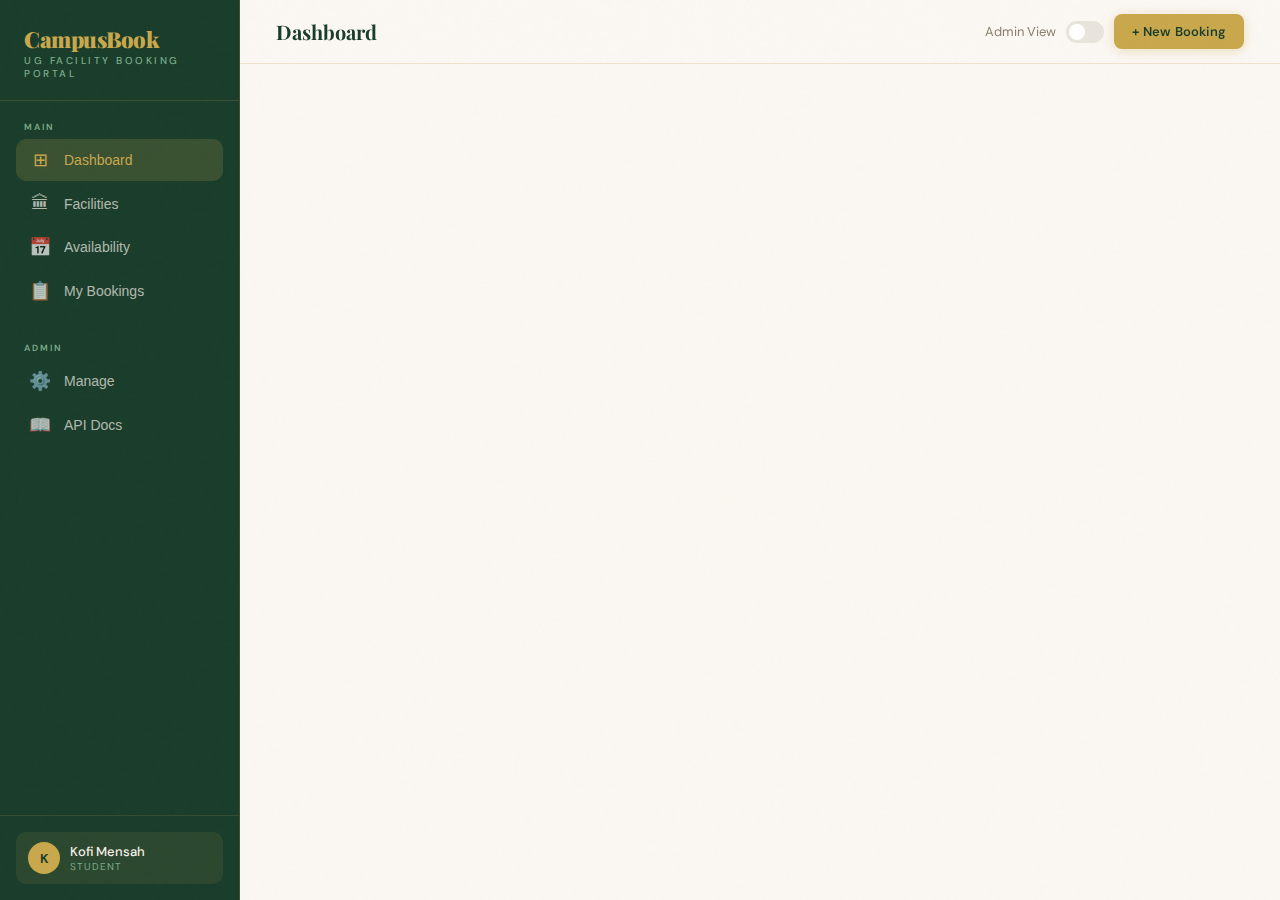
<file: frontend/index.html>
<!DOCTYPE html>
<html lang="en">
<head>
  <meta charset="UTF-8"/>
  <meta name="viewport" content="width=device-width, initial-scale=1.0"/>
  <title>CampusBook — University Facility Booking</title>

  <!-- Google Fonts -->
  <link href="https://fonts.googleapis.com/css2?family=Playfair+Display:wght@400;700;900&family=DM+Sans:wght@300;400;500;600&display=swap" rel="stylesheet"/>

  <!-- ── Stylesheets (order matters) ── -->
  <link rel="stylesheet" href="css/variables.css"/>
  <link rel="stylesheet" href="css/base.css"/>
  <link rel="stylesheet" href="css/layout.css"/>
  <link rel="stylesheet" href="css/components.css"/>
  <link rel="stylesheet" href="css/pages.css"/>
</head>
<body>

  <!-- ── SIDEBAR NAVIGATION ── -->
  <nav class="sidebar">
    <div class="sidebar-logo">
      <div class="logo-mark">CampusBook</div>
      <div class="logo-sub">UG Facility Booking Portal</div>
    </div>

    <div class="sidebar-section">
      <div class="sidebar-section-label">Main</div>
      <button class="nav-item active" onclick="showPage('dashboard', this)">
        <span class="nav-icon">⊞</span><span>Dashboard</span>
      </button>
      <button class="nav-item" onclick="showPage('facilities', this)">
        <span class="nav-icon">🏛</span><span>Facilities</span>
      </button>
      <button class="nav-item" onclick="showPage('availability', this)">
        <span class="nav-icon">📅</span><span>Availability</span>
      </button>
      <button class="nav-item" onclick="showPage('bookings', this)">
        <span class="nav-icon">📋</span><span>My Bookings</span>
      </button>
    </div>

    <div class="sidebar-section">
      <div class="sidebar-section-label">Admin</div>
      <button class="nav-item" onclick="showPage('admin', this)">
        <span class="nav-icon">⚙️</span><span>Manage</span>
      </button>
      <button class="nav-item" onclick="showPage('docs', this)">
        <span class="nav-icon">📖</span><span>API Docs</span>
      </button>
    </div>

    <div class="sidebar-bottom">
      <div class="user-chip">
        <div class="user-avatar" id="userAvatar">K</div>
        <div>
          <div class="user-name" id="userName">Kofi Mensah</div>
          <div class="user-role" id="userRoleLabel">Student</div>
        </div>
      </div>
    </div>
  </nav>

  <!-- ── MAIN CONTENT AREA ── -->
  <div class="main">

    <!-- Top Bar -->
    <div class="topbar">
      <div class="topbar-title" id="topbarTitle">Dashboard</div>
      <div class="topbar-actions">
        <div class="admin-toggle">
          <span>Admin View</span>
          <label class="toggle">
            <input type="checkbox" id="adminToggle" onchange="toggleAdminMode()">
            <span class="toggle-slider"></span>
          </label>
        </div>
        <button class="btn btn-gold" onclick="openBookingModal()">+ New Booking</button>
      </div>
    </div>

    <!-- ── PAGE: DASHBOARD ── -->
    <div class="page active" id="page-dashboard">
      <!-- Injected by pages/dashboard.js -->
    </div>

    <!-- ── PAGE: FACILITIES ── -->
    <div class="page" id="page-facilities">
      <!-- Injected by pages/facilities.js -->
    </div>

    <!-- ── PAGE: AVAILABILITY ── -->
    <div class="page" id="page-availability">
      <!-- Injected by pages/availability.js -->
    </div>

    <!-- ── PAGE: BOOKINGS ── -->
    <div class="page" id="page-bookings">
      <!-- Injected by pages/bookings.js -->
    </div>

    <!-- ── PAGE: ADMIN ── -->
    <div class="page" id="page-admin">
      <!-- Injected by pages/admin.js -->
    </div>

    <!-- ── PAGE: API DOCS ── -->
    <div class="page" id="page-docs">
      <!-- Injected by pages/docs.js -->
    </div>

  </div><!-- end .main -->

  <!-- ── MODALS ── -->

  <!-- Booking Modal -->
  <div class="modal-overlay" id="bookingModal">
    <div class="modal">
      <div class="modal-header">
        <button class="modal-close" onclick="closeModal('bookingModal')">✕</button>
        <div class="modal-title" id="bookingModalTitle">New Booking</div>
        <div class="modal-sub">Reserve a campus facility</div>
      </div>
      <div class="modal-body">
        <div class="form-row">
          <div class="form-group">
            <label class="form-label">Facility</label>
            <select id="formFacility" onchange="updateBookingSummary()">
              <option value="">Select a facility</option>
            </select>
          </div>
          <div class="form-group">
            <label class="form-label">Date</label>
            <input type="date" id="formDate" onchange="updateBookingSummary()"/>
          </div>
        </div>
        <div class="form-row">
          <div class="form-group">
            <label class="form-label">Start Time</label>
            <input type="time" id="formStart" value="09:00" onchange="updateBookingSummary()"/>
          </div>
          <div class="form-group">
            <label class="form-label">End Time</label>
            <input type="time" id="formEnd" value="09:30" onchange="updateBookingSummary()"/>
          </div>
        </div>
        <div class="form-row">
          <div class="form-group">
            <label class="form-label">Full Name</label>
            <input type="text" id="formName" placeholder="Your full name"/>
          </div>
          <div class="form-group">
            <label class="form-label">Email</label>
            <input type="email" id="formEmail" placeholder="your@email.com"/>
          </div>
        </div>
        <div class="form-group">
          <label class="form-label">Purpose / Notes</label>
          <textarea id="formNotes" placeholder="Describe the purpose of your booking…"></textarea>
        </div>
        <div class="summary-box" id="bookingSummary" style="display:none;">
          <div class="summary-box-title">Booking Summary</div>
          <div class="summary-row"><span class="summary-key">Facility</span><span class="summary-val" id="sumFacility">—</span></div>
          <div class="summary-row"><span class="summary-key">Date</span><span class="summary-val" id="sumDate">—</span></div>
          <div class="summary-row"><span class="summary-key">Time</span><span class="summary-val" id="sumTime">—</span></div>
        </div>
        <div id="formError" class="form-error" style="display:none;"></div>
      </div>
      <div class="modal-footer">
        <button class="btn btn-outline" onclick="closeModal('bookingModal')">Cancel</button>
        <button class="btn btn-gold" onclick="submitBooking()" id="submitBtn">Confirm Booking</button>
      </div>
    </div>
  </div>

  <!-- Add Facility Modal -->
  <div class="modal-overlay" id="facilityModal">
    <div class="modal">
      <div class="modal-header">
        <button class="modal-close" onclick="closeModal('facilityModal')">✕</button>
        <div class="modal-title">Add Facility</div>
        <div class="modal-sub">Register a new campus space</div>
      </div>
      <div class="modal-body">
        <div class="form-group">
          <label class="form-label">Facility Name</label>
          <input type="text" id="facName" placeholder="e.g. Engineering Lecture Hall A"/>
        </div>
        <div class="form-row">
          <div class="form-group">
            <label class="form-label">Location / Building</label>
            <input type="text" id="facLocation" placeholder="e.g. Block C, Level 2"/>
          </div>
          <div class="form-group">
            <label class="form-label">Capacity</label>
            <input type="text" id="facCapacity" placeholder="e.g. 120"/>
          </div>
        </div>
        <div class="form-group">
          <label class="form-label">Type</label>
          <select id="facType">
            <option>Lecture Hall</option>
            <option>Lab</option>
            <option>Study Room</option>
            <option>Conference</option>
            <option>Sports</option>
          </select>
        </div>
      </div>
      <div class="modal-footer">
        <button class="btn btn-outline" onclick="closeModal('facilityModal')">Cancel</button>
        <button class="btn btn-gold" onclick="submitFacility()">Add Facility</button>
      </div>
    </div>
  </div>

  <!-- Edit Booking Modal -->
  <div class="modal-overlay" id="editModal">
    <div class="modal">
      <div class="modal-header">
        <button class="modal-close" onclick="closeModal('editModal')">✕</button>
        <div class="modal-title">Edit Booking</div>
        <div class="modal-sub">Update booking details</div>
      </div>
      <div class="modal-body">
        <input type="hidden" id="editId"/>
        <div class="form-row">
          <div class="form-group">
            <label class="form-label">Date</label>
            <input type="date" id="editDate"/>
          </div>
          <div class="form-group">
            <label class="form-label">Status</label>
            <select id="editStatus">
              <option>Confirmed</option>
              <option>Pending</option>
              <option>Cancelled</option>
              <option>Completed</option>
            </select>
          </div>
        </div>
        <div class="form-row">
          <div class="form-group">
            <label class="form-label">Start Time</label>
            <input type="time" id="editStart"/>
          </div>
          <div class="form-group">
            <label class="form-label">End Time</label>
            <input type="time" id="editEnd"/>
          </div>
        </div>
      </div>
      <div class="modal-footer">
        <button class="btn btn-outline" onclick="closeModal('editModal')">Cancel</button>
        <button class="btn btn-gold" onclick="submitEdit()">Save Changes</button>
      </div>
    </div>
  </div>

  <!-- Toast Notification Container -->
  <div class="toast-container" id="toastContainer"></div>

  <!-- ── JavaScript (load order matters) ── -->
  <script src="js/config.js"></script>
  <script src="js/mockdata.js"></script>
  <script src="js/api.js"></script>
  <script src="js/state.js"></script>
  <script src="js/utils.js"></script>
  <script src="pages/dashboard.js"></script>
  <script src="pages/facilities.js"></script>
  <script src="pages/availability.js"></script>
  <script src="pages/bookings.js"></script>
  <script src="pages/admin.js"></script>
  <script src="pages/docs.js"></script>
  <script src="js/modals.js"></script>
  <script src="js/app.js"></script>

</body>
</html>
</file>
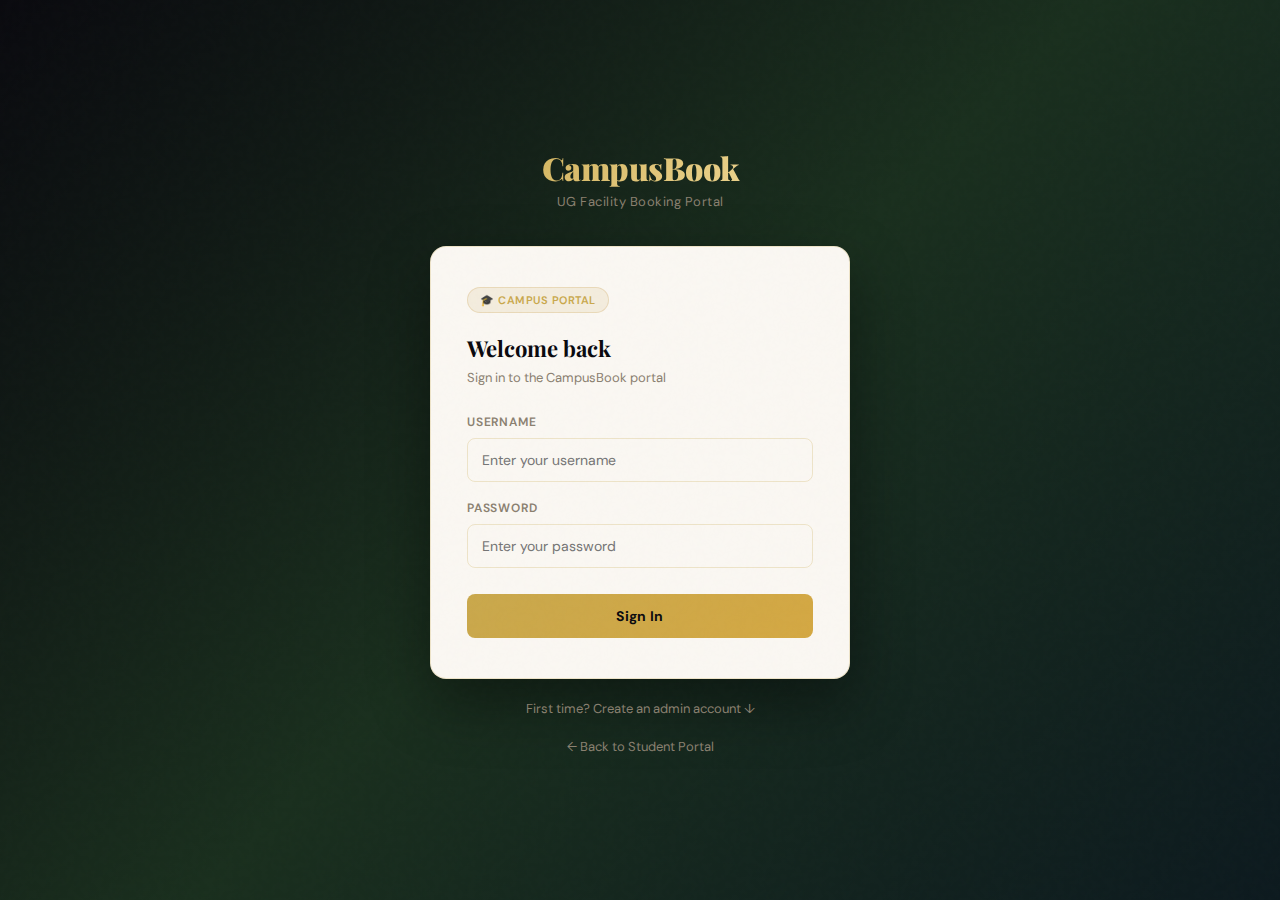
<file: frontend/admin.html>
<!DOCTYPE html>
<html lang="en">

<head>
  <meta charset="UTF-8" />
  <meta name="viewport" content="width=device-width, initial-scale=1.0" />
  <title>Admin Portal — CampusBook</title>
  <link
    href="https://fonts.googleapis.com/css2?family=Playfair+Display:wght@400;700;900&family=DM+Sans:wght@300;400;500;600&display=swap"
    rel="stylesheet" />
  <link rel="stylesheet" href="css/variables.css" />
  <link rel="stylesheet" href="css/base.css" />
  <link rel="stylesheet" href="css/layout.css" />
  <link rel="stylesheet" href="css/components.css" />
  <link rel="stylesheet" href="css/pages.css" />
</head>

<body>

  <!-- ── SIDEBAR NAVIGATION ── -->
  <nav class="sidebar">
    <div class="sidebar-logo">
      <div class="logo-mark">CampusBook</div>
      <div class="logo-sub">Admin Portal</div>
    </div>

    <div class="sidebar-section">
      <div class="sidebar-section-label">Management</div>
      <button class="nav-item active" onclick="showAdminPage('dashboard', this)">
        <span class="nav-icon">⊞</span><span>Dashboard</span>
      </button>
      <button class="nav-item" onclick="showAdminPage('facilities', this)">
        <span class="nav-icon">🏛</span><span>Facilities</span>
      </button>
      <button class="nav-item" onclick="showAdminPage('bookings', this)">
        <span class="nav-icon">📋</span><span>All Bookings</span>
      </button>
      <button class="nav-item" onclick="showAdminPage('register', this)">
        <span class="nav-icon">➕</span><span>Register User</span>
      </button>
    </div>

    <div class="sidebar-bottom">
      <div class="user-chip">
        <div class="user-avatar" id="adminAvatar">A</div>
        <div>
          <div class="user-name" id="adminName">Administrator</div>
          <div class="user-role">Admin</div>
        </div>
      </div>
      <button class="btn btn-outline btn-sm" style="width:100%;margin-top:10px;" onclick="adminLogout()">
        🚪 Sign Out
      </button>
    </div>
  </nav>

  <!-- Mobile sidebar overlay -->
  <div class="sidebar-overlay" id="adminSidebarOverlay" onclick="closeSidebar()"></div>

  <!-- ── MAIN CONTENT AREA ── -->
  <div class="main">

    <!-- Top Bar -->
    <div class="topbar">
      <button class="hamburger" onclick="toggleSidebar()" aria-label="Open menu">
        <span></span><span></span><span></span>
      </button>
      <div class="topbar-title" id="adminTopbarTitle">Dashboard</div>
      <div class="topbar-actions">
        <span
          style="font-size:12px;color:var(--mid);padding:6px 12px;background:rgba(198,160,78,.1);border:1px solid rgba(198,160,78,.2);border-radius:20px;">
          🔐 Admin Session
        </span>
      </div>
    </div>

    <!-- ── PAGE: DASHBOARD ── -->
    <div class="page active" id="admin-page-dashboard"></div>

    <!-- ── PAGE: FACILITIES ── -->
    <div class="page" id="admin-page-facilities"></div>

    <!-- ── PAGE: BOOKINGS ── -->
    <div class="page" id="admin-page-bookings"></div>

    <!-- ── PAGE: REGISTER ── -->
    <div class="page" id="admin-page-register"></div>

  </div><!-- end .main -->

  <!-- ── MODALS ── -->

  <!-- Add Facility Modal -->
  <div class="modal-overlay" id="adminFacilityModal">
    <div class="modal">
      <div class="modal-header">
        <button class="modal-close" onclick="closeAdminModal('adminFacilityModal')">✕</button>
        <div class="modal-title" id="facilityModalTitle">Add Facility</div>
        <div class="modal-sub">Register a new campus space</div>
      </div>
      <div class="modal-body">
        <input type="hidden" id="editFacilityId" />
        <div class="form-group">
          <label class="form-label">Facility Name</label>
          <input type="text" id="facName" placeholder="e.g. Engineering Lecture Hall A" />
        </div>
        <div class="form-row">
          <div class="form-group">
            <label class="form-label">Location / Building</label>
            <input type="text" id="facLocation" placeholder="e.g. Block C, Level 2" />
          </div>
          <div class="form-group">
            <label class="form-label">Capacity</label>
            <input type="number" id="facCapacity" placeholder="e.g. 120" min="1" />
          </div>
        </div>
        <div class="form-group">
          <label class="form-label">Type</label>
          <select id="facType">
            <option>Lecture Hall</option>
            <option>Lab</option>
            <option>Study Room</option>
            <option>Conference</option>
            <option>Sports</option>
          </select>
        </div>
        <div id="facError" class="form-error" style="display:none;"></div>
      </div>
      <div class="modal-footer">
        <button class="btn btn-outline" onclick="closeAdminModal('adminFacilityModal')">Cancel</button>
        <button class="btn btn-gold" onclick="submitAdminFacility()" id="facSubmitBtn">Add Facility</button>
      </div>
    </div>
  </div>

  <!-- Edit Booking Modal -->
  <div class="modal-overlay" id="adminEditModal">
    <div class="modal">
      <div class="modal-header">
        <button class="modal-close" onclick="closeAdminModal('adminEditModal')">✕</button>
        <div class="modal-title">Edit Booking</div>
        <div class="modal-sub">Update booking details</div>
      </div>
      <div class="modal-body">
        <input type="hidden" id="adminEditId" />
        <div class="form-group">
          <label class="form-label">Student ID</label>
          <input type="text" id="adminEditStudentId" placeholder="e.g. 10932401" />
        </div>
        <div class="form-row">
          <div class="form-group">
            <label class="form-label">Date</label>
            <input type="date" id="adminEditDate" />
          </div>
          <div class="form-group">
            <label class="form-label">Status</label>
            <select id="adminEditStatus">
              <option>CONFIRMED</option>
              <option>PENDING</option>
              <option>CANCELLED</option>
              <option>COMPLETED</option>
            </select>
          </div>
        </div>
        <div class="form-row">
          <div class="form-group">
            <label class="form-label">Start Time</label>
            <input type="time" id="adminEditStart" onchange="adminAutoSetEndTime()" />
          </div>
          <div class="form-group">
            <label class="form-label">End Time (Auto 30 min)</label>
            <input type="time" id="adminEditEnd" readonly
              style="background-color: var(--smoke); cursor: not-allowed; color: var(--mid);" />
          </div>
        </div>
        <div id="adminEditError" class="form-error" style="display:none; margin-top:12px;"></div>
      </div>
      <div class="modal-footer">
        <button class="btn btn-outline" onclick="closeAdminModal('adminEditModal')">Cancel</button>
        <button class="btn btn-gold" onclick="submitAdminEdit()">Save Changes</button>
      </div>
    </div>
  </div>

  <!-- Confirm Delete Modal -->
  <div class="modal-overlay" id="adminConfirmModal">
    <div class="modal" style="width:400px;text-align:center;padding:24px;">
      <div style="font-size:48px;margin-bottom:16px;">⚠️</div>
      <div class="modal-title" id="confirmModalTitle" style="font-size: 20px;">Are you sure?</div>
      <div class="modal-sub" id="confirmModalMessage" style="margin-bottom:28px; line-height: 1.5; font-size: 14px;">
        This action cannot be undone.</div>
      <div style="display:flex;gap:12px;justify-content:center;">
        <button class="btn btn-outline" onclick="closeAdminModal('adminConfirmModal')"
          style="flex:1; justify-content: center;">Cancel</button>
        <button class="btn btn-danger" id="confirmModalBtn" style="flex:1; justify-content: center;">Confirm</button>
      </div>
    </div>
  </div>

  <!-- Toast Container -->
  <div class="toast-container" id="toastContainer"></div>

  <!-- ── JavaScript ── -->
  <script src="js/config.js"></script>
  <script src="js/admin-auth.js"></script>
  <script src="js/utils.js"></script>
  <script>

    // ══ Shared state ══════════════════════════════════════
    let adminFacilities = [];
    let adminBookings = [];

    // ══ Auth guard ════════════════════════════════════════
    const _token = checkAdminAuth();
    if (_token) {
      const u = getAdminUser();
      if (u.username) {
        document.getElementById('adminName').textContent = u.name || u.username;
        document.getElementById('adminAvatar').textContent = (u.name || u.username).charAt(0).toUpperCase();
      }
    }

    // ══ Modal helpers ═════════════════════════════════════
    function closeAdminModal(id) {
      document.getElementById(id).classList.remove('open');
    }
    window.addEventListener('click', e => {
      if (e.target.classList.contains('modal-overlay')) e.target.classList.remove('open');
    });

    let pendingConfirmCallback = null;
    function showAdminConfirm(title, message, btnText, callback) {
      document.getElementById('confirmModalTitle').textContent = title;
      document.getElementById('confirmModalMessage').textContent = message;
      const btn = document.getElementById('confirmModalBtn');
      btn.textContent = btnText;
      pendingConfirmCallback = callback;
      btn.onclick = () => {
        closeAdminModal('adminConfirmModal');
        if (pendingConfirmCallback) pendingConfirmCallback();
        pendingConfirmCallback = null;
      };
      document.getElementById('adminConfirmModal').classList.add('open');
    }

    // ══ Navigation ════════════════════════════════════════
    const PAGE_TITLES_ADMIN = {
      dashboard: 'Dashboard',
      facilities: 'Facility Management',
      bookings: 'All Bookings',
      register: 'Register User',
    };

    function showAdminPage(id, btn) {
      document.querySelectorAll('.page').forEach(p => p.classList.remove('active'));
      document.querySelectorAll('.nav-item').forEach(n => n.classList.remove('active'));
      const page = document.getElementById('admin-page-' + id);
      if (page) page.classList.add('active');
      // btn may be null when called programmatically — find the right nav-item if so
      const activeBtn = btn || document.querySelector(`.nav-item[onclick*="'${id}'"]`);
      if (activeBtn) activeBtn.classList.add('active');
      document.getElementById('adminTopbarTitle').textContent = PAGE_TITLES_ADMIN[id] || id;
      // Close mobile drawer after navigation
      closeSidebar();
    }

    // ══ Mobile Sidebar drawer ══════════════════════════════
    function toggleSidebar() { document.body.classList.toggle('sidebar-open'); }
    function closeSidebar() { document.body.classList.remove('sidebar-open'); }

    // ══ Toast ═════════════════════════════════════════════
    function toast(msg, type = 'success') {
      const c = document.getElementById('toastContainer');
      const el = document.createElement('div');
      el.className = `toast toast-${type}`;
      el.textContent = msg;
      c.appendChild(el);
      setTimeout(() => el.classList.add('show'), 10);
      setTimeout(() => { el.classList.remove('show'); setTimeout(() => el.remove(), 400); }, 3200);
    }

    // ══ Dashboard ═════════════════════════════════════════
    function buildDashboard() {
      const total = adminBookings.length;
      const confirmed = adminBookings.filter(b => b.status === 'CONFIRMED').length;
      const cancelled = adminBookings.filter(b => b.status === 'CANCELLED').length;
      const facilities = adminFacilities.length;

      document.getElementById('admin-page-dashboard').innerHTML = `
        <div class="section-header">
          <div>
            <div class="section-title">Admin Dashboard</div>
            <div class="section-sub">Overview of the booking system</div>
          </div>
        </div>

        <div class="stats-grid" style="display:grid;grid-template-columns:repeat(auto-fit,minmax(180px,1fr));gap:16px;margin-bottom:24px;">
          ${statCard('Total Bookings', total, '📋', 'var(--gold)')}
          ${statCard('Confirmed', confirmed, '✅', 'var(--forest)')}
          ${statCard('Cancelled', cancelled, '❌', 'var(--crimson)')}
          ${statCard('Facilities', facilities, '🏛', 'var(--sage)')}
        </div>

        <div class="grid-2">
          <div class="card">
            <div class="card-header">
              <div class="card-header-title">Booking Status Breakdown</div>
              <button class="btn btn-outline btn-sm" onclick="refreshAdminData()">↺ Refresh</button>
            </div>
            <div class="card-body" id="dashStatusBars"></div>
          </div>
          <div class="card">
            <div class="card-header">
              <div class="card-header-title">Facility Utilisation</div>
            </div>
            <div class="card-body" id="dashUtilBars"></div>
          </div>
        </div>
      `;
      renderDashboardBars();
    }

    function statCard(label, value, icon, color) {
      return `
        <div class="card" style="padding:20px;">
          <div style="display:flex;align-items:center;gap:12px;">
            <div style="font-size:24px;">${icon}</div>
            <div>
              <div style="font-size:26px;font-weight:700;color:${color};">${value}</div>
              <div style="font-size:12px;color:var(--mid);margin-top:2px;">${label}</div>
            </div>
          </div>
        </div>`;
    }

    function renderDashboardBars() {
      const statusEl = document.getElementById('dashStatusBars');
      const utilEl = document.getElementById('dashUtilBars');
      if (!statusEl || !utilEl) return;

      const counts = { CONFIRMED: 0, PENDING: 0, CANCELLED: 0, COMPLETED: 0 };
      adminBookings.forEach(b => { if (counts[b.status] !== undefined) counts[b.status]++; });
      const total = adminBookings.length || 1;
      const barColors = { CONFIRMED: 'var(--forest)', PENDING: 'var(--gold)', CANCELLED: 'var(--crimson)', COMPLETED: 'var(--sage)' };

      statusEl.innerHTML = Object.entries(counts).map(([s, c]) => `
        <div style="margin-bottom:14px;">
          <div style="display:flex;justify-content:space-between;font-size:13px;margin-bottom:5px;">
            <span style="font-weight:600">${s}</span><span style="color:var(--mid)">${c}</span>
          </div>
          <div style="height:6px;background:var(--smoke);border-radius:4px;overflow:hidden;">
            <div style="height:100%;border-radius:4px;background:${barColors[s]};width:${Math.round((c / total) * 100)}%;transition:width .5s;"></div>
          </div>
        </div>`).join('');

      const util = adminFacilities.map(f => ({
        name: f.name.split(' ').slice(0, 3).join(' '),
        pct: Math.min(100, adminBookings.filter(b => (b.facility?.id || b.facilityId) == f.id && b.status === 'CONFIRMED').length * 12),
      })).sort((a, b) => b.pct - a.pct).slice(0, 5);

      utilEl.innerHTML = util.map(u => `
        <div style="margin-bottom:12px;">
          <div style="display:flex;justify-content:space-between;font-size:12px;margin-bottom:4px;">
            <span>${u.name}</span><span style="color:var(--mid)">${u.pct}%</span>
          </div>
          <div style="height:5px;background:var(--smoke);border-radius:3px;overflow:hidden;">
            <div style="height:100%;border-radius:3px;background:linear-gradient(90deg,var(--forest),var(--sage));width:${u.pct}%;transition:width .5s;"></div>
          </div>
        </div>`).join('') || '<p style="color:var(--mid);font-size:13px;">No data yet</p>';
    }

    // ══ Facilities Page ═══════════════════════════════════
    function buildFacilitiesPage() {
      document.getElementById('admin-page-facilities').innerHTML = `
        <div class="section-header">
          <div>
            <div class="section-title">Facility Management</div>
            <div class="section-sub">Add, edit, or remove campus facilities</div>
          </div>
          <button class="btn btn-gold" onclick="openAddFacilityModal()">+ Add Facility</button>
        </div>
        <div class="card">
          <div class="card-header">
            <div class="card-header-title">All Facilities (${adminFacilities.length})</div>
            <button class="btn btn-outline btn-sm" onclick="refreshAdminData()">↺ Refresh</button>
          </div>
          <div class="table-wrap">
            <table>
              <thead>
                <tr>
                  <th>#</th>
                  <th>Name</th>
                  <th>Type</th>
                  <th>Location</th>
                  <th>Capacity</th>
                  <th>Bookings</th>
                  <th>Actions</th>
                </tr>
              </thead>
              <tbody id="adminFacilitiesTable"></tbody>
            </table>
          </div>
        </div>`;
      renderFacilitiesTable();
    }

    function renderFacilitiesTable() {
      const tbody = document.getElementById('adminFacilitiesTable');
      if (!tbody) return;
      if (!adminFacilities.length) {
        tbody.innerHTML = `<tr><td colspan="7" style="text-align:center;padding:40px;color:var(--mid);">No facilities yet. Click "Add Facility" to get started.</td></tr>`;
        return;
      }
      tbody.innerHTML = adminFacilities.map(f => {
        const bookCount = adminBookings.filter(b => (b.facility?.id || b.facilityId) == f.id).length;
        const typeEmoji = {
          'Lecture Hall': '🏛', 'Lab': '🔬', 'Study Room': '📚',
          'Conference': '🤝', 'Sports': '⚽'
        }[f.type] || '🏢';
        return `
          <tr>
            <td style="color:var(--mid);font-size:12px;">#${f.id}</td>
            <td><strong>${f.name}</strong></td>
            <td><span class="badge" style="background:rgba(198,160,78,.15);color:var(--gold);border:none;">${typeEmoji} ${f.type || '—'}</span></td>
            <td style="color:var(--mid);">📍 ${f.location}</td>
            <td>👥 ${f.capacity}</td>
            <td><span style="font-weight:600;">${bookCount}</span></td>
            <td>
              <div style="display:flex;gap:6px;">
                <button class="btn btn-outline btn-sm" onclick="openEditFacilityModal(${f.id})">Edit</button>
                <button class="btn btn-danger btn-sm" onclick="adminDeleteFacility(${f.id})">Delete</button>
              </div>
            </td>
          </tr>`;
      }).join('');
    }

    function openAddFacilityModal() {
      document.getElementById('facilityModalTitle').textContent = 'Add Facility';
      document.getElementById('facSubmitBtn').textContent = 'Add Facility';
      document.getElementById('editFacilityId').value = '';
      ['facName', 'facLocation', 'facCapacity'].forEach(id => document.getElementById(id).value = '');
      document.getElementById('facType').value = 'Lecture Hall';
      document.getElementById('facError').style.display = 'none';
      document.getElementById('adminFacilityModal').classList.add('open');
    }

    function openEditFacilityModal(id) {
      const f = adminFacilities.find(x => x.id == id);
      if (!f) return;
      document.getElementById('facilityModalTitle').textContent = 'Edit Facility';
      document.getElementById('facSubmitBtn').textContent = 'Save Changes';
      document.getElementById('editFacilityId').value = f.id;
      document.getElementById('facName').value = f.name;
      document.getElementById('facLocation').value = f.location;
      document.getElementById('facCapacity').value = f.capacity;
      document.getElementById('facType').value = f.type || 'Lecture Hall';
      document.getElementById('facError').style.display = 'none';
      document.getElementById('adminFacilityModal').classList.add('open');
    }

    async function submitAdminFacility() {
      const editId = document.getElementById('editFacilityId').value;
      const name = document.getElementById('facName').value.trim();
      const location = document.getElementById('facLocation').value.trim();
      const capacity = document.getElementById('facCapacity').value.trim();
      const type = document.getElementById('facType').value;
      const errEl = document.getElementById('facError');
      const btn = document.getElementById('facSubmitBtn');

      if (!name || !location || !capacity) {
        errEl.textContent = 'Please fill in all required fields.';
        errEl.style.display = '';
        return;
      }

      btn.disabled = true;
      btn.textContent = 'Saving…';

      const payload = { name, location, capacity: parseInt(capacity), type };
      let result;

      if (editId) {
        result = await adminPut(`/api/facilities/${editId}`, payload);
        if (result) {
          const idx = adminFacilities.findIndex(f => f.id == editId);
          if (idx > -1) adminFacilities[idx] = result;
          toast(`Facility "${name}" updated`, 'success');
        }
      } else {
        result = await adminPost('/api/facilities', payload);
        if (result) {
          adminFacilities.push(result);
          toast(`Facility "${name}" added`, 'success');
        }
      }

      btn.disabled = false;
      btn.textContent = editId ? 'Save Changes' : 'Add Facility';

      if (result) {
        closeAdminModal('adminFacilityModal');
        buildFacilitiesPage();
        buildDashboard();
      } else {
        errEl.textContent = 'Failed to save facility. Check the server.';
        errEl.style.display = '';
      }
    }

    function adminDeleteFacility(id) {
      const f = adminFacilities.find(x => x.id == id);
      showAdminConfirm(
        'Delete Facility',
        `Delete "${f?.name || 'this facility'}"? All associated bookings will also be removed.`,
        'Delete',
        async () => {
          const ok = await adminDelete(`/api/facilities/${id}`);
          if (ok !== null) {
            adminFacilities = adminFacilities.filter(x => x.id != id);
            adminBookings = adminBookings.filter(b => (b.facility?.id || b.facilityId) != id);
            toast('Facility deleted', 'error');
            buildFacilitiesPage();
            buildDashboard();
          } else {
            toast('Failed to delete facility', 'error');
          }
        }
      );
    }

    // ══ Bookings Page ═════════════════════════════════════
    function buildBookingsPage() {
      document.getElementById('admin-page-bookings').innerHTML = `
        <div class="section-header">
          <div>
            <div class="section-title">All Bookings</div>
            <div class="section-sub">View and manage every booking</div>
          </div>
          <button class="btn btn-outline btn-sm" onclick="refreshAdminData()">↺ Refresh</button>
        </div>
        <div class="search-bar" style="margin-bottom:16px;">
          <div class="search-input-wrap" style="flex:1">
            <span class="search-icon">🔍</span>
            <input type="text" id="adminBookingSearch" placeholder="Search by facility or student ID…" oninput="renderAdminBookingsTable()"/>
          </div>
          <select id="adminStatusFilter" onchange="renderAdminBookingsTable()" style="width:160px;">
            <option value="">All Statuses</option>
            <option>CONFIRMED</option>
            <option>PENDING</option>
            <option>CANCELLED</option>
            <option>COMPLETED</option>
          </select>
        </div>
        <div class="card">
          <div class="table-wrap">
            <table>
              <thead>
                <tr>
                  <th>Facility</th>
                  <th>Student ID</th>
                  <th>Date</th>
                  <th>Time</th>
                  <th>Status</th>
                  <th>Actions</th>
                </tr>
              </thead>
              <tbody id="adminBookingsBody"></tbody>
            </table>
          </div>
        </div>`;
      renderAdminBookingsTable();
    }

    function getFacilityName(id) {
      return adminFacilities.find(f => f.id == id)?.name || `Facility #${id}`;
    }

    function renderAdminBookingsTable() {
      const tbody = document.getElementById('adminBookingsBody');
      if (!tbody) return;
      const q = (document.getElementById('adminBookingSearch')?.value || '').toLowerCase();
      const status = document.getElementById('adminStatusFilter')?.value || '';

      let list = adminBookings.filter(b => {
        const facName = (b.facility?.name || getFacilityName(b.facility?.id || b.facilityId)).toLowerCase();
        const sid = (b.studentId || '').toLowerCase();
        const matchQ = !q || facName.includes(q) || sid.includes(q);
        const matchS = !status || b.status === status;
        return matchQ && matchS;
      });

      if (!list.length) {
        tbody.innerHTML = `<tr><td colspan="6" style="text-align:center;padding:40px;color:var(--mid);">No bookings found</td></tr>`;
        return;
      }

      tbody.innerHTML = list.map(b => {
        const facName = b.facility?.name || getFacilityName(b.facility?.id || b.facilityId);
        const badgeCls = `badge-${(b.status || 'confirmed').toLowerCase()}`;
        const st = b.startTime || b.start_time || '';
        const et = b.endTime || b.end_time || '';
        return `
          <tr>
            <td><strong>${facName}</strong></td>
            <td><code style="background:var(--smoke);padding:2px 6px;border-radius:4px;font-size:12px;">${b.studentId || '—'}</code></td>
            <td>${b.date || '—'}</td>
            <td>${st} – ${et}</td>
            <td><span class="badge ${badgeCls}">${b.status}</span></td>
            <td>
              <div style="display:flex;gap:6px;">
                <button class="btn btn-outline btn-sm" onclick="openAdminEditModal(${b.id})">Edit</button>
                <button class="btn btn-danger btn-sm" onclick="adminCancelBooking(${b.id})">Cancel</button>
              </div>
            </td>
          </tr>`;
      }).join('');
    }

    function openAdminEditModal(id) {
      const errEl = document.getElementById('adminEditError');
      if (errEl) errEl.style.display = 'none';

      const b = adminBookings.find(x => x.id == id);
      if (!b) return;
      document.getElementById('adminEditId').value = id;
      document.getElementById('adminEditStudentId').value = b.studentId || '';
      document.getElementById('adminEditDate').value = b.date || '';
      document.getElementById('adminEditStart').value = b.startTime || b.start_time || '';
      document.getElementById('adminEditEnd').value = b.endTime || b.end_time || '';
      document.getElementById('adminEditStatus').value = b.status || 'CONFIRMED';
      document.getElementById('adminEditModal').classList.add('open');
    }

    function adminAutoSetEndTime() {
      const startInput = document.getElementById('adminEditStart');
      const endInput = document.getElementById('adminEditEnd');
      if (!startInput.value) return;

      const [h, m] = startInput.value.split(':').map(Number);
      const d = new Date();
      d.setHours(h, m + 30, 0);
      const eh = String(d.getHours()).padStart(2, '0');
      const em = String(d.getMinutes()).padStart(2, '0');
      endInput.value = `${eh}:${em}`;
    }

    async function submitAdminEdit() {
      const id = parseInt(document.getElementById('adminEditId').value);
      const studentId = document.getElementById('adminEditStudentId').value.trim();
      const date = document.getElementById('adminEditDate').value;
      const start = document.getElementById('adminEditStart').value;
      const end = document.getElementById('adminEditEnd').value;
      const status = document.getElementById('adminEditStatus').value;

      const b = adminBookings.find(x => x.id == id);
      if (!b) return;

      const errEl = document.getElementById('adminEditError');
      errEl.style.display = 'none';

      if (!date || !start || !end) {
        errEl.textContent = 'Please fill out all date/time fields.';
        errEl.style.display = '';
        return;
      }

      // ── Past-time validation ──
      // Note: Only enforce strict past-time check if status is PENDING or CONFIRMED
      // (Admins might be editing a COMPLETED or CANCELLED booking in the past)
      if (status === 'PENDING' || status === 'CONFIRMED') {
        const todayStr = new Date().toISOString().split('T')[0];
        const nowMinutes = new Date().getHours() * 60 + new Date().getMinutes();
        const [sh, sm] = start.split(':').map(Number);
        const startMins = sh * 60 + sm;

        if (date < todayStr) {
          errEl.textContent = 'Cannot set active bookings to a past date.';
          errEl.style.display = '';
          return;
        }
        if (date === todayStr && startMins <= nowMinutes) {
          errEl.textContent = `The time entry ${start} has already passed today.`;
          errEl.style.display = '';
          return;
        }
      }

      // ── Operating hours: 06:00 – 19:00 ──
      const OPEN_MINUTES = 6 * 60;   // 06:00
      const CLOSE_MINUTES = 19 * 60;  // 19:00
      const [sh, sm] = start.split(':').map(Number);
      const startMins = sh * 60 + sm;
      const [eh, em] = end.split(':').map(Number);
      const endMins = eh * 60 + em;

      if (startMins < OPEN_MINUTES) {
        errEl.textContent = 'Bookings cannot start before 6:00 AM. Campus opens at 6:00 AM.';
        errEl.style.display = '';
        return;
      }
      if (endMins > CLOSE_MINUTES) {
        errEl.textContent = 'Bookings cannot end after 7:00 PM. Campus closes at 7:00 PM.';
        errEl.style.display = '';
        return;
      }

      // time strings from <input type="time"> are HH:mm — append :00 for clean Spring Boot LocalTime
      const formattedStart = start.length === 5 ? `${start}:00` : start;
      const formattedEnd = end.length === 5 ? `${end}:00` : end;

      const payload = {
        facilityId: b.facility?.id || parseInt(b.facilityId),
        studentId,
        date,
        startTime: formattedStart,
        endTime: formattedEnd,
        status,
        notes: b.notes || ""
      };

      const result = await adminPut(`/api/bookings/${id}`, payload);
      const idx = adminBookings.findIndex(x => x.id == id);
      if (idx > -1) adminBookings[idx] = result || { ...adminBookings[idx], studentId, date, startTime: formattedStart, endTime: formattedEnd, status, notes: b.notes || "" };

      closeAdminModal('adminEditModal');
      toast('Booking updated successfully', 'success');
      renderAdminBookingsTable();
      buildDashboard();
    }

    function adminCancelBooking(id) {
      showAdminConfirm(
        'Cancel Booking',
        'Cancel this booking? This action cannot be undone.',
        'Cancel Booking',
        async () => {
          await adminDelete(`/api/bookings/${id}`);
          const idx = adminBookings.findIndex(x => x.id == id);
          if (idx > -1) adminBookings[idx].status = 'CANCELLED';
          toast('Booking cancelled', 'error');
          renderAdminBookingsTable();
          buildDashboard();
        }
      );
    }

    // ══ Data loading ═════════════════════════════════════
    async function refreshAdminData() {
      const [facs, books] = await Promise.all([
        adminGet('/api/facilities'),
        adminGet('/api/bookings'),
      ]);
      adminFacilities = facs || adminFacilities;
      adminBookings = books || adminBookings;

      // Re-render whichever page is active
      const active = document.querySelector('.page.active');
      if (active?.id === 'admin-page-dashboard') buildDashboard();
      if (active?.id === 'admin-page-facilities') buildFacilitiesPage();
      if (active?.id === 'admin-page-bookings') buildBookingsPage();

      toast('Data refreshed', 'success');
    }

    // ══ Register Page ══════════════════════════════════════
    function buildRegisterPage() {
      document.getElementById('admin-page-register').innerHTML = `
        <div class="section-header">
          <div>
            <div class="section-title">Register User</div>
            <div class="section-sub">Create a new admin or student account</div>
          </div>
        </div>

        <div style="max-width:520px;">
          <div class="card" style="padding:32px;">

            <div class="form-group">
              <label class="form-label">Full Name</label>
              <input type="text" id="regName" placeholder="e.g. Kofi Mensah"/>
            </div>

            <div class="form-row">
              <div class="form-group">
                <label class="form-label">Username</label>
                <input type="text" id="regUsername" placeholder="e.g. kofi.mensah"/>
              </div>
              <div class="form-group">
                <label class="form-label">Role</label>
                <select id="regRole">
                  <option value="STUDENT">Student</option>
                  <option value="ADMIN">Admin</option>
                </select>
              </div>
            </div>

            <div class="form-group">
              <label class="form-label">Email</label>
              <input type="email" id="regEmail" placeholder="e.g. kofi@ug.edu.gh"/>
            </div>

            <div class="form-row">
              <div class="form-group">
                <label class="form-label">Password</label>
                <input type="password" id="regPassword" placeholder="Min. 6 characters"/>
              </div>
              <div class="form-group">
                <label class="form-label">Confirm Password</label>
                <input type="password" id="regConfirm" placeholder="Repeat password"/>
              </div>
            </div>

            <div id="regError" style="display:none;background:rgba(180,50,50,.15);border:1px solid rgba(180,50,50,.35);border-radius:8px;padding:10px 14px;font-size:13px;color:#e07070;margin-bottom:16px;"></div>
            <div id="regSuccess" style="display:none;background:rgba(40,140,70,.15);border:1px solid rgba(40,140,70,.35);border-radius:8px;padding:10px 14px;font-size:13px;color:#6fcf97;margin-bottom:16px;"></div>

            <div style="display:flex;gap:10px;">
              <button class="btn btn-gold" onclick="submitRegister()" id="regSubmitBtn" style="flex:1;">Create Account</button>
              <button class="btn btn-outline" onclick="resetRegisterForm()">Clear</button>
            </div>
          </div>
        </div>
      `;
    }

    async function submitRegister() {
      const name = document.getElementById('regName').value.trim();
      const username = document.getElementById('regUsername').value.trim();
      const email = document.getElementById('regEmail').value.trim();
      const password = document.getElementById('regPassword').value;
      const confirm = document.getElementById('regConfirm').value;
      const role = document.getElementById('regRole').value;
      const errEl = document.getElementById('regError');
      const okEl = document.getElementById('regSuccess');
      const btn = document.getElementById('regSubmitBtn');

      errEl.style.display = 'none';
      okEl.style.display = 'none';

      // Validation
      if (!name || !username || !email || !password) {
        errEl.textContent = 'Please fill in all fields.';
        errEl.style.display = '';
        return;
      }
      if (password.length < 6) {
        errEl.textContent = 'Password must be at least 6 characters.';
        errEl.style.display = '';
        return;
      }
      if (password !== confirm) {
        errEl.textContent = 'Passwords do not match.';
        errEl.style.display = '';
        return;
      }

      btn.disabled = true;
      btn.textContent = 'Creating…';

      const result = await adminPost('/api/auth/register', { name, username, email, password, role });

      btn.disabled = false;
      btn.textContent = 'Create Account';

      if (result) {
        okEl.textContent = `✓ Account "${username}" created successfully as ${role}.`;
        okEl.style.display = '';
        resetRegisterForm();
        toast(`User "${username}" registered`, 'success');
      } else {
        errEl.textContent = 'Registration failed. The username or email may already exist.';
        errEl.style.display = '';
      }
    }

    function resetRegisterForm() {
      ['regName', 'regUsername', 'regEmail', 'regPassword', 'regConfirm'].forEach(id => {
        const el = document.getElementById(id);
        if (el) el.value = '';
      });
      const role = document.getElementById('regRole');
      if (role) role.value = 'STUDENT';
    }

    async function initAdmin() {
      try {
        const [facs, books] = await Promise.all([
          adminGet('/api/facilities'),
          adminGet('/api/bookings'),
        ]);
        adminFacilities = facs || [];
        adminBookings = books || [];
      } catch (err) {
        console.warn('[initAdmin] Failed to load data:', err);
        adminFacilities = [];
        adminBookings = [];
      }

      buildDashboard();
      buildFacilitiesPage();
      buildBookingsPage();
      buildRegisterPage();

      // Navigate to dashboard view
      showAdminPage('dashboard', null);
    }

    if (_token) initAdmin();
  </script>
</body>

</html>
</file>
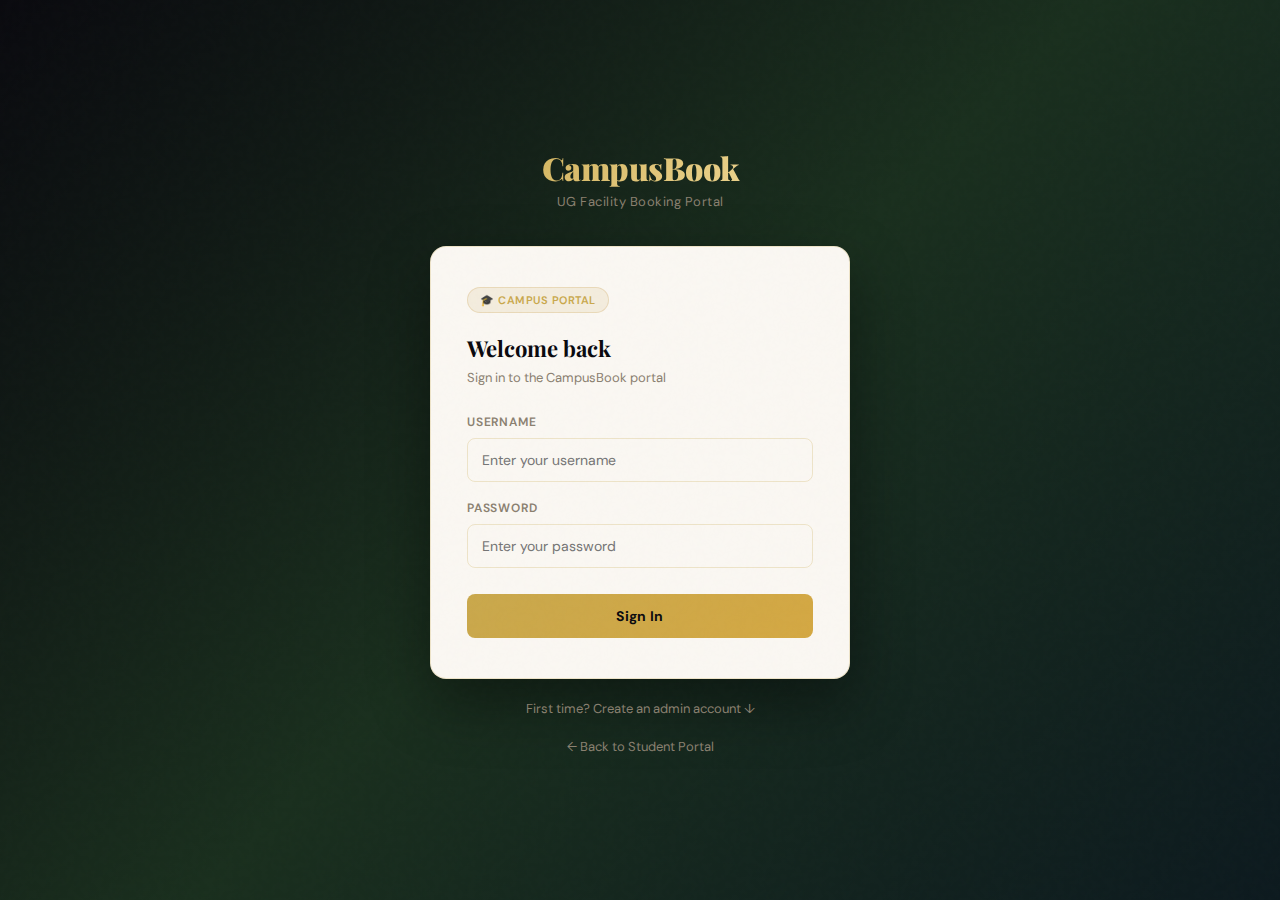
<file: frontend/login.html>
<!DOCTYPE html>
<html lang="en">

<head>
  <meta charset="UTF-8" />
  <meta name="viewport" content="width=device-width, initial-scale=1.0" />
  <title>CampusBook — Sign In</title>
  <link
    href="https://fonts.googleapis.com/css2?family=Playfair+Display:wght@400;700;900&family=DM+Sans:wght@300;400;500;600&display=swap"
    rel="stylesheet" />
  <link rel="stylesheet" href="css/variables.css" />
  <link rel="stylesheet" href="css/base.css" />
  <link rel="stylesheet" href="css/components.css" />
  <style>
    body {
      min-height: 100vh;
      display: flex;
      align-items: center;
      justify-content: center;
      background: linear-gradient(135deg, var(--ink) 0%, #1a2f1e 50%, #0d1a1f 100%);
      padding: 24px;
    }

    .login-wrap {
      width: 100%;
      max-width: 420px;
    }

    .login-logo {
      text-align: center;
      margin-bottom: 36px;
    }

    .login-logo .logo-mark {
      font-family: 'Playfair Display', serif;
      font-size: 32px;
      font-weight: 900;
      background: linear-gradient(135deg, var(--gold), #f5dfa0);
      -webkit-background-clip: text;
      -webkit-text-fill-color: transparent;
      background-clip: text;
      letter-spacing: -0.5px;
    }

    .login-logo .logo-sub {
      font-size: 13px;
      color: var(--mid);
      margin-top: 4px;
      letter-spacing: 0.5px;
    }

    .login-card {
      background: var(--surface);
      border: 1px solid var(--border);
      border-radius: 16px;
      padding: 40px 36px;
      box-shadow: 0 24px 60px rgba(0, 0, 0, 0.4);
    }

    .login-title {
      font-family: 'Playfair Display', serif;
      font-size: 22px;
      font-weight: 700;
      color: var(--text);
      margin-bottom: 6px;
    }

    .login-sub {
      font-size: 13px;
      color: var(--mid);
      margin-bottom: 28px;
    }

    .login-card .form-group {
      margin-bottom: 18px;
    }

    .login-card label {
      display: block;
      font-size: 12px;
      font-weight: 600;
      color: var(--mid);
      text-transform: uppercase;
      letter-spacing: 0.8px;
      margin-bottom: 8px;
    }

    .login-card input {
      width: 100%;
      padding: 12px 14px;
      background: var(--bg);
      border: 1px solid var(--border);
      border-radius: 8px;
      color: var(--text);
      font-size: 14px;
      font-family: 'DM Sans', sans-serif;
      transition: border-color 0.2s;
      box-sizing: border-box;
    }

    .login-card input:focus {
      outline: none;
      border-color: var(--gold);
    }

    .login-badge {
      display: inline-flex;
      align-items: center;
      gap: 6px;
      background: rgba(198, 160, 78, 0.12);
      border: 1px solid rgba(198, 160, 78, 0.25);
      border-radius: 20px;
      padding: 5px 12px;
      font-size: 11px;
      color: var(--gold);
      font-weight: 600;
      margin-bottom: 20px;
      letter-spacing: 0.5px;
      text-transform: uppercase;
    }

    .login-btn {
      width: 100%;
      padding: 13px;
      background: linear-gradient(135deg, var(--gold), #d4a843);
      color: var(--ink);
      border: none;
      border-radius: 8px;
      font-size: 14px;
      font-weight: 700;
      font-family: 'DM Sans', sans-serif;
      cursor: pointer;
      margin-top: 8px;
      transition: opacity 0.2s, transform 0.15s;
      letter-spacing: 0.3px;
    }

    .login-btn:hover {
      opacity: 0.92;
      transform: translateY(-1px);
    }

    .login-btn:active {
      transform: translateY(0);
    }

    .login-btn:disabled {
      opacity: 0.6;
      cursor: not-allowed;
      transform: none;
    }

    .login-error {
      background: rgba(180, 50, 50, 0.15);
      border: 1px solid rgba(180, 50, 50, 0.35);
      border-radius: 8px;
      padding: 10px 14px;
      font-size: 13px;
      color: #e07070;
      margin-top: 14px;
      display: none;
    }

    .back-link {
      display: block;
      text-align: center;
      margin-top: 20px;
      font-size: 13px;
      color: var(--mid);
      text-decoration: none;
      transition: color 0.2s;
    }

    .back-link:hover {
      color: var(--gold);
    }

    .spinner {
      display: inline-block;
      width: 14px;
      height: 14px;
      border: 2px solid rgba(0, 0, 0, 0.3);
      border-top-color: var(--ink);
      border-radius: 50%;
      animation: spin 0.6s linear infinite;
      vertical-align: middle;
      margin-right: 6px;
    }

    @keyframes spin {
      to {
        transform: rotate(360deg);
      }
    }
  </style>
</head>

<body>

  <div class="login-wrap">
    <div class="login-logo">
      <div class="logo-mark">CampusBook</div>
      <div class="logo-sub">UG Facility Booking Portal</div>
    </div>

    <div class="login-card">
      <div class="login-badge">🎓 Campus Portal</div>
      <div class="login-title">Welcome back</div>
      <div class="login-sub">Sign in to the CampusBook portal</div>

      <div class="form-group">
        <label for="loginUsername">Username</label>
        <input type="text" id="loginUsername" placeholder="Enter your username" autocomplete="username" />
      </div>

      <div class="form-group">
        <label for="loginPassword">Password</label>
        <input type="password" id="loginPassword" placeholder="Enter your password" autocomplete="current-password" />
      </div>

      <button class="login-btn" id="loginBtn" onclick="doLogin()">Sign In</button>
      <div class="login-error" id="loginError"></div>
    </div>

    <!-- First-time setup toggle -->
    <div style="text-align:center;margin-top:18px;">
      <button onclick="toggleSetup()"
        style="background:none;border:none;color:var(--mid);font-size:13px;cursor:pointer;font-family:'DM Sans',sans-serif;transition:color .2s;"
        id="setupToggleBtn">
        First time? Create an admin account ↓
      </button>
    </div>

    <!-- Setup / Register card (hidden by default) -->
    <div id="setupCard" class="login-card" style="display:none;margin-top:16px;">
      <div class="login-badge" style="background:rgba(80,160,100,.12);border-color:rgba(80,160,100,.25);color:#6fcf97;">
        ✦ First-Time Setup</div>
      <div class="login-title" style="font-size:18px;">Create Admin Account</div>
      <div class="login-sub">Register your first administrator</div>

      <div class="form-group">
        <label for="setupName">Full Name</label>
        <input type="text" id="setupName" placeholder="e.g. Dr. Kweku Boateng" />
      </div>
      <div class="form-group">
        <label for="setupUsername">Username</label>
        <input type="text" id="setupUsername" placeholder="e.g. admin" />
      </div>
      <div class="form-group">
        <label for="setupEmail">Email</label>
        <input type="email" id="setupEmail" placeholder="admin@ug.edu.gh" />
      </div>
      <div class="form-group">
        <label for="setupPassword">Password</label>
        <input type="password" id="setupPassword" placeholder="Min. 6 characters" />
      </div>

      <div class="login-error" id="setupError" style="margin-top:0;margin-bottom:12px;"></div>
      <div id="setupSuccess"
        style="display:none;background:rgba(40,140,70,.15);border:1px solid rgba(40,140,70,.35);border-radius:8px;padding:10px 14px;font-size:13px;color:#6fcf97;margin-bottom:12px;">
      </div>

      <button class="login-btn" id="setupBtn" onclick="doSetup()"
        style="background:linear-gradient(135deg,#3a9a5c,#2d7a46);">
        Create & Sign In
      </button>
    </div>

    <a class="back-link" href="index.html">← Back to Student Portal</a>
  </div>

  <script src="js/config.js"></script>
  <script>
    // Allow Enter key to submit
    document.addEventListener('keydown', e => {
      if (e.key === 'Enter') {
        const setupOpen = document.getElementById('setupCard').style.display !== 'none';
        if (setupOpen) doSetup(); else doLogin();
      }
    });

    // If already logged in, redirect appropriately
    (function () {
      const token = localStorage.getItem('adminToken');
      const user = JSON.parse(localStorage.getItem('adminUser') || 'null');
      if (token && user) {
        window.location.href = user.role === 'ADMIN' ? 'admin.html' : 'index.html';
      }
    })();

    // ── Toggle first-time setup panel ──────────────────────
    function toggleSetup() {
      const card = document.getElementById('setupCard');
      const btn = document.getElementById('setupToggleBtn');
      const open = card.style.display !== 'none';
      card.style.display = open ? 'none' : '';
      btn.textContent = open
        ? 'First time? Create an admin account ↓'
        : 'Already have an account? Sign in ↑';
    }

    // ── Register new admin then auto-login ─────────────────
    async function doSetup() {
      const name = document.getElementById('setupName').value.trim();
      const username = document.getElementById('setupUsername').value.trim();
      const email = document.getElementById('setupEmail').value.trim();
      const password = document.getElementById('setupPassword').value;
      const errEl = document.getElementById('setupError');
      const okEl = document.getElementById('setupSuccess');
      const btn = document.getElementById('setupBtn');

      errEl.style.display = 'none';
      okEl.style.display = 'none';

      if (!name || !username || !email || !password) {
        errEl.textContent = 'Please fill in all fields.';
        errEl.style.display = '';
        return;
      }
      if (password.length < 6) {
        errEl.textContent = 'Password must be at least 6 characters.';
        errEl.style.display = '';
        return;
      }

      btn.innerHTML = '<span class="spinner"></span> Creating account…';
      btn.disabled = true;

      try {
        // 1 — Register
        const regRes = await fetch(BASE_URL + '/api/auth/register', {
          method: 'POST',
          headers: { 'Content-Type': 'application/json' },
          body: JSON.stringify({ name, username, email, password, role: 'ADMIN' }),
        });

        if (!regRes.ok) {
          const d = await regRes.json().catch(() => ({}));
          errEl.textContent = d.message || 'Registration failed. Username or email may already exist.';
          errEl.style.display = '';
          btn.innerHTML = 'Create & Sign In';
          btn.disabled = false;
          return;
        }

        okEl.textContent = '✓ Account created! Signing you in…';
        okEl.style.display = '';

        // 2 — Auto-login
        const loginRes = await fetch(BASE_URL + '/api/auth/login', {
          method: 'POST',
          headers: { 'Content-Type': 'application/json' },
          body: JSON.stringify({ username, password }),
        });

        const loginData = await loginRes.json();

        if (!loginRes.ok) {
          okEl.textContent = '✓ Account created! Please sign in above.';
          btn.innerHTML = 'Create & Sign In';
          btn.disabled = false;
          toggleSetup(); // close setup, open login
          return;
        }

        // Store token and user under both key sets for compatibility
        localStorage.setItem('adminToken', loginData.token);
        localStorage.setItem('adminUser', JSON.stringify(loginData.user));
        window.location.href = 'admin.html'; // setup is admin-only

      } catch (err) {
        errEl.textContent = 'Cannot connect to server. Is the backend running?';
        errEl.style.display = '';
        btn.innerHTML = 'Create & Sign In';
        btn.disabled = false;
      }
    }

    async function doLogin() {
      const username = document.getElementById('loginUsername').value.trim();
      const password = document.getElementById('loginPassword').value;
      const errEl = document.getElementById('loginError');
      const btn = document.getElementById('loginBtn');

      errEl.style.display = 'none';

      if (!username || !password) {
        errEl.textContent = 'Please enter both username and password.';
        errEl.style.display = '';
        return;
      }

      btn.innerHTML = '<span class="spinner"></span> Signing in…';
      btn.disabled = true;

      try {
        const res = await fetch(BASE_URL + '/api/auth/login', {
          method: 'POST',
          headers: { 'Content-Type': 'application/json' },
          body: JSON.stringify({ username, password }),
        });

        const data = await res.json();

        if (!res.ok) {
          errEl.textContent = data.message || 'Invalid username or password.';
          errEl.style.display = '';
          btn.innerHTML = 'Sign In';
          btn.disabled = false;
          return;
        }

        // Store token and user — shared key used by app.js auth guard
        localStorage.setItem('adminToken', data.token);
        localStorage.setItem('adminUser', JSON.stringify(data.user));

        // Redirect based on role
        const role = data.user?.role || 'STUDENT';
        window.location.href = role === 'ADMIN' ? 'admin.html' : 'index.html';

      } catch (err) {
        errEl.textContent = 'Cannot connect to server. Is the backend running?';
        errEl.style.display = '';
        btn.innerHTML = 'Sign In';
        btn.disabled = false;
      }
    }
  </script>
</body>

</html>
</file>
<file: frontend/css/variables.css>
/*
 * variables.css
 * ─────────────────────────────────────────────────────────
 * All design tokens: colours, spacing, shadows, transitions.
 * Edit this file to retheme the entire application at once.
 * ─────────────────────────────────────────────────────────
 */

:root {
  /* ── Brand Colours ── */
  --ink:          #0a0a0f;
  --cream:        #f5f0e8;
  --gold:         #c9a84c;
  --gold-light:   #e8c96a;
  --gold-pale:    #f5e9c8;
  --forest:       #1a3d2b;
  --forest-mid:   #2d5a3f;
  --sage:         #7aab8a;
  --crimson:      #c0392b;

  /* ── Neutral / Surface Colours ── */
  --smoke:   #e8e4dc;
  --mid:     #8a8070;
  --surface: #faf7f2;
  --card:    #ffffff;
  --border:  rgba(201, 168, 76, 0.25);

  /* ── Shadows ── */
  --shadow:      0 4px 30px rgba(10, 10, 15, 0.10);
  --shadow-deep: 0 16px 60px rgba(10, 10, 15, 0.18);

  /* ── Border Radius ── */
  --radius:    16px;
  --radius-sm: 8px;

  /* ── Animation ── */
  --transition: 0.3s cubic-bezier(0.4, 0, 0.2, 1);
}
</file>
<file: frontend/css/layout.css>
/*
 * layout.css
 * ─────────────────────────────────────────────────────────
 * Structural layout: sidebar navigation, topbar,
 * main content area, and responsive breakpoints.
 * ─────────────────────────────────────────────────────────
 */

/* ════════════════════════════════════
   SIDEBAR
════════════════════════════════════ */
.sidebar {
  position: fixed;
  left: 0; top: 0; bottom: 0;
  width: 240px;
  background: var(--forest);
  display: flex;
  flex-direction: column;
  padding: 0;
  z-index: 100;
  border-right: 1px solid rgba(201, 168, 76, 0.2);
}

.sidebar-logo {
  padding: 28px 24px 20px;
  border-bottom: 1px solid rgba(201, 168, 76, 0.2);
}

.sidebar-logo .logo-mark {
  font-family: 'Playfair Display', serif;
  font-size: 22px;
  font-weight: 900;
  color: var(--gold);
  letter-spacing: -0.5px;
  line-height: 1;
}

.sidebar-logo .logo-sub {
  font-size: 10px;
  letter-spacing: 2.5px;
  color: var(--sage);
  text-transform: uppercase;
  margin-top: 4px;
  font-weight: 500;
}

.sidebar-section {
  padding: 20px 16px 8px;
}

.sidebar-section-label {
  font-size: 9px;
  letter-spacing: 2px;
  text-transform: uppercase;
  color: var(--sage);
  font-weight: 600;
  padding: 0 8px;
  margin-bottom: 6px;
}

.nav-item {
  display: flex;
  align-items: center;
  gap: 12px;
  padding: 10px 12px;
  border-radius: 10px;
  cursor: pointer;
  color: rgba(245, 240, 232, 0.7);
  font-size: 14px;
  font-weight: 500;
  transition: var(--transition);
  margin-bottom: 2px;
  border: none;
  background: none;
  width: 100%;
  text-align: left;
}

.nav-item:hover  { background: rgba(201, 168, 76, 0.12); color: var(--gold-light); }
.nav-item.active { background: rgba(201, 168, 76, 0.18); color: var(--gold); }
.nav-item .nav-icon { font-size: 18px; width: 24px; text-align: center; }

.sidebar-bottom {
  margin-top: auto;
  padding: 16px;
  border-top: 1px solid rgba(201, 168, 76, 0.15);
}

.user-chip {
  display: flex;
  align-items: center;
  gap: 10px;
  padding: 10px 12px;
  border-radius: 10px;
  background: rgba(201, 168, 76, 0.1);
}

.user-avatar {
  width: 32px; height: 32px;
  border-radius: 50%;
  background: var(--gold);
  display: flex; align-items: center; justify-content: center;
  font-size: 13px; font-weight: 700;
  color: var(--forest);
  flex-shrink: 0;
}

.user-name { font-size: 13px; color: var(--cream); font-weight: 500; }
.user-role { font-size: 10px; color: var(--sage); text-transform: uppercase; letter-spacing: 1px; }

/* ════════════════════════════════════
   MAIN CONTENT AREA
════════════════════════════════════ */
.main {
  margin-left: 240px;
  min-height: 100vh;
}

/* ════════════════════════════════════
   TOPBAR
════════════════════════════════════ */
.topbar {
  position: sticky;
  top: 0;
  z-index: 50;
  background: rgba(250, 247, 242, 0.88);
  backdrop-filter: blur(16px);
  border-bottom: 1px solid var(--border);
  padding: 0 36px;
  height: 64px;
  display: flex;
  align-items: center;
  justify-content: space-between;
}

.topbar-title {
  font-family: 'Playfair Display', serif;
  font-size: 20px;
  font-weight: 700;
  color: var(--forest);
}

.topbar-actions {
  display: flex;
  gap: 10px;
  align-items: center;
}

/* ── Admin toggle switch ── */
.admin-toggle {
  display: flex;
  align-items: center;
  gap: 10px;
  font-size: 13px;
  color: var(--mid);
}

.toggle {
  position: relative;
  display: inline-block;
  width: 38px; height: 22px;
}

.toggle input { opacity: 0; width: 0; height: 0; }

.toggle-slider {
  position: absolute;
  cursor: pointer;
  inset: 0;
  background: var(--smoke);
  border-radius: 22px;
  transition: 0.3s;
}

.toggle-slider::before {
  content: '';
  position: absolute;
  height: 16px; width: 16px;
  left: 3px; bottom: 3px;
  background: #fff;
  border-radius: 50%;
  transition: 0.3s;
}

.toggle input:checked + .toggle-slider { background: var(--forest); }
.toggle input:checked + .toggle-slider::before { transform: translateX(16px); }

/* ════════════════════════════════════
   PAGES
════════════════════════════════════ */
.page {
  display: none;
  padding: 36px;
  animation: fadeIn 0.35s ease;
}
.page.active { display: block; }

/* ── Grid helpers ── */
.grid-2 { display: grid; grid-template-columns: 1fr 1fr; gap: 24px; }
.grid-3 { display: grid; grid-template-columns: repeat(3, 1fr); gap: 20px; }

/* ── Section header row ── */
.section-header {
  display: flex;
  align-items: center;
  justify-content: space-between;
  margin-bottom: 20px;
}
.section-title {
  font-family: 'Playfair Display', serif;
  font-size: 20px; font-weight: 700;
  color: var(--ink);
}
.section-sub { font-size: 13px; color: var(--mid); margin-top: 2px; }

/* ════════════════════════════════════
   RESPONSIVE BREAKPOINTS
════════════════════════════════════ */
@media (max-width: 1100px) {
  .grid-2, .grid-3 { grid-template-columns: 1fr; }
}

@media (max-width: 768px) {
  /* Collapse sidebar to icon-only */
  .sidebar { width: 64px; }
  .sidebar-logo .logo-sub,
  .nav-item span:not(.nav-icon),
  .user-name,
  .user-role,
  .sidebar-section-label { display: none; }
  .nav-item { justify-content: center; }

  .main { margin-left: 64px; }
  .topbar { padding: 0 20px; }
  .page { padding: 20px; }
}
</file>
<file: frontend/css/components.css>
/*
 * components.css
 * ─────────────────────────────────────────────────────────
 * Reusable UI components: buttons, cards, tables, status
 * badges, modals, toast notifications, forms, time slots,
 * search bars, filter chips, and the loading spinner.
 * ─────────────────────────────────────────────────────────
 */

/* ════════════════════════════════════
   BUTTONS
════════════════════════════════════ */
.btn {
  display: inline-flex;
  align-items: center;
  gap: 8px;
  padding: 9px 18px;
  border-radius: var(--radius-sm);
  font-family: 'DM Sans', sans-serif;
  font-size: 13px;
  font-weight: 600;
  cursor: pointer;
  transition: var(--transition);
  border: none;
  letter-spacing: 0.2px;
}

.btn-primary {
  background: var(--forest);
  color: var(--gold);
  box-shadow: 0 2px 12px rgba(26, 61, 43, 0.3);
}

.btn-primary:hover {
  background: var(--forest-mid);
  transform: translateY(-1px);
  box-shadow: 0 4px 20px rgba(26, 61, 43, 0.35);
}

.btn-gold {
  background: var(--gold);
  color: var(--forest);
  box-shadow: 0 2px 12px rgba(201, 168, 76, 0.35);
}

.btn-gold:hover {
  background: var(--gold-light);
  transform: translateY(-1px);
}

.btn-outline {
  background: transparent;
  color: var(--forest);
  border: 1.5px solid var(--border);
}

.btn-outline:hover {
  border-color: var(--gold);
  color: var(--gold);
}

.btn-danger {
  background: var(--crimson);
  color: #fff;
}

.btn-danger:hover {
  background: #a93226;
}

.btn-sm {
  padding: 6px 12px;
  font-size: 12px;
}

/* ════════════════════════════════════
   CARDS
════════════════════════════════════ */
.card {
  background: var(--card);
  border: 1px solid var(--border);
  border-radius: var(--radius);
  box-shadow: var(--shadow);
  overflow: hidden;
}

.card-body {
  padding: 24px;
}

.card-header {
  padding: 20px 24px;
  border-bottom: 1px solid var(--smoke);
  display: flex;
  align-items: center;
  justify-content: space-between;
}

.card-header-title {
  font-size: 15px;
  font-weight: 600;
  color: var(--ink);
}

/* ════════════════════════════════════
   DATA TABLES
════════════════════════════════════ */
.table-wrap {
  overflow-x: auto;
}

table {
  width: 100%;
  border-collapse: collapse;
}

th {
  text-align: left;
  padding: 12px 16px;
  font-size: 11px;
  font-weight: 700;
  letter-spacing: 1.5px;
  text-transform: uppercase;
  color: var(--mid);
  border-bottom: 2px solid var(--smoke);
  background: var(--surface);
}

td {
  padding: 14px 16px;
  font-size: 14px;
  color: var(--ink);
  border-bottom: 1px solid var(--smoke);
  transition: var(--transition);
}

tr:hover td {
  background: rgba(201, 168, 76, 0.04);
}

/* ════════════════════════════════════
   STATUS BADGES
════════════════════════════════════ */
.badge {
  display: inline-flex;
  align-items: center;
  gap: 5px;
  padding: 4px 10px;
  border-radius: 20px;
  font-size: 11px;
  font-weight: 700;
  letter-spacing: 0.5px;
}

.badge::before {
  content: '●';
  font-size: 8px;
}

.badge-confirmed {
  background: rgba(26, 61, 43, 0.1);
  color: var(--forest);
}

.badge-pending {
  background: rgba(201, 168, 76, 0.15);
  color: #9a7a2a;
}

.badge-cancelled {
  background: rgba(192, 57, 43, 0.1);
  color: var(--crimson);
}

.badge-completed {
  background: rgba(122, 171, 138, 0.15);
  color: #2d6b48;
}

/* ════════════════════════════════════
   MODALS
════════════════════════════════════ */
.modal-overlay {
  position: fixed;
  inset: 0;
  z-index: 200;
  background: rgba(10, 10, 15, 0.6);
  backdrop-filter: blur(6px);
  display: none;
  align-items: center;
  justify-content: center;
  animation: fadeIn 0.25s ease;
}

.modal-overlay.open {
  display: flex;
}

.modal {
  background: var(--card);
  border-radius: 24px;
  width: 560px;
  max-width: 95vw;
  max-height: 90vh;
  overflow-y: auto;
  box-shadow: var(--shadow-deep);
  border: 1px solid var(--border);
  animation: slideUp 0.3s cubic-bezier(0.4, 0, 0.2, 1);
}

/* Compact modal for confirmation dialogs */
.modal.modal-sm {
  width: 420px;
}

.modal-header {
  padding: 28px 28px 20px;
  border-bottom: 1px solid var(--smoke);
}

.modal-title {
  font-family: 'Playfair Display', serif;
  font-size: 22px;
  font-weight: 700;
  color: var(--ink);
}

.modal-sub {
  font-size: 13px;
  color: var(--mid);
  margin-top: 4px;
}

.modal-body {
  padding: 24px 28px;
}

.modal-footer {
  padding: 16px 28px 24px;
  display: flex;
  gap: 10px;
  justify-content: flex-end;
}

.modal-close {
  float: right;
  background: none;
  border: none;
  font-size: 22px;
  cursor: pointer;
  color: var(--mid);
  transition: var(--transition);
}

.modal-close:hover {
  color: var(--crimson);
  transform: rotate(90deg);
}

/* ════════════════════════════════════
   FORMS
════════════════════════════════════ */
.form-row {
  display: grid;
  grid-template-columns: 1fr 1fr;
  gap: 14px;
}

@media (max-width: 768px) {
  .form-row {
    grid-template-columns: 1fr;
  }
}

.form-group {
  margin-bottom: 16px;
}

.form-label {
  font-size: 11px;
  font-weight: 700;
  letter-spacing: 1.5px;
  text-transform: uppercase;
  color: var(--mid);
  margin-bottom: 6px;
  display: block;
}

select,
input[type="text"],
input[type="email"],
input[type="date"],
input[type="time"],
textarea {
  width: 100%;
  padding: 10px 14px;
  border: 1.5px solid var(--border);
  border-radius: var(--radius-sm);
  font-family: 'DM Sans', sans-serif;
  font-size: 14px;
  background: var(--card);
  color: var(--ink);
  transition: var(--transition);
  outline: none;
  appearance: none;
}

select:focus,
input:focus,
textarea:focus {
  border-color: var(--gold);
  box-shadow: 0 0 0 3px rgba(201, 168, 76, 0.15);
}

select {
  background-image: url("data:image/svg+xml,%3Csvg xmlns='http://www.w3.org/2000/svg' width='12' height='12' viewBox='0 0 12 12'%3E%3Cpath fill='%238a8070' d='M6 8L1 3h10z'/%3E%3C/svg%3E");
  background-repeat: no-repeat;
  background-position: right 12px center;
  padding-right: 36px;
  cursor: pointer;
}

textarea {
  min-height: 80px;
  resize: vertical;
}

.form-error {
  color: var(--crimson);
  font-size: 13px;
  margin-top: -8px;
}

/* Booking summary box inside modal */
.summary-box {
  background: var(--surface);
  border: 1.5px solid var(--border);
  border-radius: var(--radius-sm);
  padding: 16px;
  margin-bottom: 16px;
}

.summary-box-title {
  font-size: 11px;
  font-weight: 700;
  letter-spacing: 1.5px;
  text-transform: uppercase;
  color: var(--mid);
  margin-bottom: 10px;
}

.summary-row {
  display: flex;
  justify-content: space-between;
  padding: 5px 0;
  font-size: 13px;
}

.summary-row:not(:last-child) {
  border-bottom: 1px solid var(--smoke);
}

.summary-key {
  color: var(--mid);
}

.summary-val {
  font-weight: 600;
  color: var(--ink);
}

/* ════════════════════════════════════
   SEARCH BAR & FILTER CHIPS
════════════════════════════════════ */
.search-bar {
  display: flex;
  gap: 10px;
  margin-bottom: 24px;
  align-items: center;
}

.search-input-wrap {
  position: relative;
  flex: 1;
}

.search-input-wrap input {
  padding-left: 38px;
}

.search-icon {
  position: absolute;
  left: 12px;
  top: 50%;
  transform: translateY(-50%);
  font-size: 16px;
  color: var(--mid);
}

.filter-chips {
  display: flex;
  gap: 8px;
  flex-wrap: wrap;
  margin-bottom: 20px;
}

.chip {
  padding: 6px 14px;
  border-radius: 20px;
  font-size: 12px;
  font-weight: 600;
  cursor: pointer;
  transition: var(--transition);
  border: 1.5px solid var(--border);
  background: var(--card);
  color: var(--mid);
}

.chip:hover {
  border-color: var(--gold);
  color: var(--gold);
}

.chip.active {
  background: var(--forest);
  color: var(--gold);
  border-color: var(--forest);
}

/* ════════════════════════════════════
   TOAST NOTIFICATIONS
════════════════════════════════════ */
.toast-container {
  position: fixed;
  bottom: 28px;
  right: 28px;
  z-index: 300;
  display: flex;
  flex-direction: column;
  gap: 10px;
}

.toast {
  background: var(--ink);
  color: var(--cream);
  padding: 14px 20px;
  border-radius: 12px;
  font-size: 14px;
  display: flex;
  align-items: center;
  gap: 10px;
  box-shadow: var(--shadow-deep);
  min-width: 280px;
  animation: slideUp 0.3s ease;
  border-left: 4px solid var(--gold);
  transition: opacity 0.3s ease, transform 0.3s ease;
}

.toast.success {
  border-left-color: var(--sage);
}

.toast.error {
  border-left-color: var(--crimson);
}

/* ════════════════════════════════════
   LOADING SPINNER
════════════════════════════════════ */
.spinner {
  display: inline-block;
  width: 18px;
  height: 18px;
  border: 2.5px solid rgba(201, 168, 76, 0.3);
  border-top-color: var(--gold);
  border-radius: 50%;
  animation: spin 0.7s linear infinite;
}

/* ════════════════════════════════════
   EMPTY STATE
════════════════════════════════════ */
.empty-state {
  text-align: center;
  padding: 60px 20px;
  color: var(--mid);
}

.empty-state .empty-icon {
  font-size: 48px;
  margin-bottom: 14px;
  opacity: 0.5;
}

.empty-state h3 {
  font-family: 'Playfair Display', serif;
  font-size: 18px;
  color: var(--ink);
  margin-bottom: 6px;
}

.empty-state p {
  font-size: 13px;
  max-width: 280px;
  margin: 0 auto;
}

/* ════════════════════════════════════
   ACTIVITY FEED (Dashboard)
════════════════════════════════════ */
.activity-item {
  display: flex;
  gap: 14px;
  padding: 14px 0;
  border-bottom: 1px solid var(--smoke);
  transition: var(--transition);
}

.activity-item:last-child {
  border-bottom: none;
}

.activity-dot {
  width: 36px;
  height: 36px;
  border-radius: 10px;
  flex-shrink: 0;
  display: flex;
  align-items: center;
  justify-content: center;
  font-size: 16px;
}

.activity-text {
  font-size: 14px;
  color: var(--ink);
  line-height: 1.5;
}

.activity-time {
  font-size: 12px;
  color: var(--mid);
  margin-top: 2px;
}

/* ════════════════════════════════════
   MINI BAR CHART (Dashboard)
════════════════════════════════════ */
.mini-chart {
  display: flex;
  align-items: flex-end;
  gap: 6px;
  height: 60px;
}

.bar-item {
  flex: 1;
  display: flex;
  flex-direction: column;
  align-items: center;
  gap: 4px;
}

.bar {
  width: 100%;
  background: var(--gold);
  border-radius: 3px 3px 0 0;
  transition: height 0.6s cubic-bezier(0.4, 0, 0.2, 1);
}

.bar:hover {
  background: var(--forest);
}

.bar-label {
  font-size: 9px;
  color: var(--mid);
  font-weight: 600;
}
</file>
<file: frontend/css/pages.css>
/*
 * pages.css
 * ─────────────────────────────────────────────────────────
 * Page-specific styles: dashboard hero & stats, facility
 * cards, availability calendar & time slots, admin panels,
 * and API docs layout.
 * ─────────────────────────────────────────────────────────
 */

/* ════════════════════════════════════
   DASHBOARD — Hero Banner
════════════════════════════════════ */
.hero-banner {
  background: linear-gradient(135deg, var(--forest) 0%, var(--forest-mid) 60%, #3a6b50 100%);
  border-radius: 20px;
  padding: 40px 48px;
  margin-bottom: 32px;
  position: relative;
  overflow: hidden;
  box-shadow: var(--shadow-deep);
}

/* Decorative radial glows */
.hero-banner::before {
  content: '';
  position: absolute;
  right: -60px; top: -80px;
  width: 340px; height: 340px;
  border-radius: 50%;
  background: radial-gradient(circle, rgba(201, 168, 76, 0.15) 0%, transparent 70%);
}

.hero-banner::after {
  content: '';
  position: absolute;
  left: -40px; bottom: -100px;
  width: 280px; height: 280px;
  border-radius: 50%;
  background: radial-gradient(circle, rgba(122, 171, 138, 0.12) 0%, transparent 70%);
}

.hero-greeting {
  font-size: 13px;
  letter-spacing: 2px;
  text-transform: uppercase;
  color: var(--sage);
  font-weight: 600;
  margin-bottom: 8px;
}

.hero-title {
  font-family: 'Playfair Display', serif;
  font-size: 36px;
  font-weight: 900;
  color: var(--cream);
  line-height: 1.15;
  margin-bottom: 16px;
}

.hero-title span { color: var(--gold); }

.hero-sub {
  font-size: 15px;
  color: rgba(245, 240, 232, 0.7);
  max-width: 420px;
  line-height: 1.6;
  margin-bottom: 28px;
}

.hero-actions { display: flex; gap: 12px; flex-wrap: wrap; }

/* ── Dashboard Stats Grid ── */
.stats-grid {
  display: grid;
  grid-template-columns: repeat(4, 1fr);
  gap: 18px;
  margin-bottom: 32px;
}

.stat-card {
  background: var(--card);
  border-radius: var(--radius);
  padding: 22px 24px;
  border: 1px solid var(--border);
  box-shadow: var(--shadow);
  position: relative;
  overflow: hidden;
  transition: var(--transition);
}

.stat-card:hover { transform: translateY(-3px); box-shadow: var(--shadow-deep); }

/* Coloured top accent bar per card */
.stat-card::after {
  content: '';
  position: absolute;
  top: 0; left: 0; right: 0;
  height: 3px;
  background: var(--gold);
  border-radius: 3px 3px 0 0;
}
.stat-card:nth-child(2)::after { background: var(--forest); }
.stat-card:nth-child(3)::after { background: var(--sage); }
.stat-card:nth-child(4)::after { background: var(--crimson); }

.stat-label {
  font-size: 11px;
  letter-spacing: 1.5px;
  text-transform: uppercase;
  color: var(--mid);
  font-weight: 600;
  margin-bottom: 10px;
}

.stat-value {
  font-family: 'Playfair Display', serif;
  font-size: 38px;
  font-weight: 700;
  color: var(--ink);
  line-height: 1;
}

.stat-change { font-size: 12px; color: var(--sage); margin-top: 6px; }

@media (max-width: 1100px) {
  .stats-grid { grid-template-columns: repeat(2, 1fr); }
}

/* ════════════════════════════════════
   FACILITIES — Card Grid
════════════════════════════════════ */
.facilities-grid {
  display: grid;
  grid-template-columns: repeat(auto-fill, minmax(280px, 1fr));
  gap: 22px;
}

.facility-card {
  background: var(--card);
  border-radius: 18px;
  border: 1px solid var(--border);
  overflow: hidden;
  box-shadow: var(--shadow);
  transition: var(--transition);
  cursor: pointer;
}

.facility-card:hover { transform: translateY(-5px); box-shadow: var(--shadow-deep); }

.facility-img {
  height: 160px;
  position: relative;
  overflow: hidden;
  display: flex;
  align-items: center;
  justify-content: center;
}

.facility-img .facility-emoji { font-size: 56px; }

.facility-img .facility-tag {
  position: absolute; top: 12px; right: 12px;
  background: rgba(10, 10, 15, 0.65);
  backdrop-filter: blur(8px);
  color: #fff;
  font-size: 10px; font-weight: 600;
  letter-spacing: 1.5px; text-transform: uppercase;
  padding: 4px 10px; border-radius: 20px;
}

.facility-img .avail-badge {
  position: absolute; top: 12px; left: 12px;
  font-size: 10px; font-weight: 700;
  letter-spacing: 1px; text-transform: uppercase;
  padding: 4px 10px; border-radius: 20px;
}

.avail-badge.open { background: rgba(122, 171, 138, 0.9); color: #fff; }
.avail-badge.busy { background: rgba(192, 57, 43, 0.85);  color: #fff; }

.facility-body { padding: 18px 20px; }

.facility-name {
  font-family: 'Playfair Display', serif;
  font-size: 18px; font-weight: 700;
  margin-bottom: 6px; color: var(--ink);
}

.facility-meta { display: flex; gap: 16px; margin-bottom: 14px; }

.facility-meta-item {
  display: flex;
  align-items: center;
  gap: 5px;
  font-size: 12px;
  color: var(--mid);
}

.capacity-bar {
  height: 4px;
  background: var(--smoke);
  border-radius: 4px;
  margin-top: 12px;
  overflow: hidden;
}

.capacity-fill {
  height: 100%;
  background: linear-gradient(90deg, var(--forest), var(--sage));
  border-radius: 4px;
  transition: width 0.5s ease;
}

/* ════════════════════════════════════
   AVAILABILITY — Calendar
════════════════════════════════════ */
.avail-container {
  display: grid;
  grid-template-columns: 1fr 1.4fr;
  gap: 28px;
}

@media (max-width: 1100px) {
  .avail-container { grid-template-columns: 1fr; }
}

/* Mini calendar widget */
.mini-cal {
  background: var(--card);
  border-radius: var(--radius);
  border: 1px solid var(--border);
  overflow: hidden;
  box-shadow: var(--shadow);
}

.cal-header {
  background: var(--forest);
  color: var(--cream);
  padding: 18px 20px;
  display: flex;
  align-items: center;
  justify-content: space-between;
}

.cal-month {
  font-family: 'Playfair Display', serif;
  font-size: 18px; font-weight: 700;
}

.cal-nav {
  background: rgba(255, 255, 255, 0.15);
  border: none;
  color: var(--cream);
  width: 30px; height: 30px;
  border-radius: 8px;
  cursor: pointer;
  font-size: 16px;
  transition: var(--transition);
}

.cal-nav:hover { background: rgba(255, 255, 255, 0.25); }

.cal-days-header {
  display: grid;
  grid-template-columns: repeat(7, 1fr);
  padding: 12px 12px 0;
}

.cal-day-label {
  text-align: center;
  font-size: 10px;
  font-weight: 700;
  letter-spacing: 1px;
  color: var(--mid);
  text-transform: uppercase;
  padding: 6px;
}

.cal-days {
  display: grid;
  grid-template-columns: repeat(7, 1fr);
  padding: 6px 12px 16px;
  gap: 2px;
}

.cal-day {
  aspect-ratio: 1;
  display: flex;
  align-items: center;
  justify-content: center;
  font-size: 13px;
  border-radius: 8px;
  cursor: pointer;
  transition: var(--transition);
  font-weight: 500;
  color: var(--ink);
}

.cal-day:hover                    { background: var(--gold-pale); color: var(--forest); }
.cal-day.today:not(.selected)    { background: var(--forest); color: var(--gold); font-weight: 700; }
.cal-day.selected                 { background: var(--gold); color: var(--forest); font-weight: 700; }
.cal-day.other-month              { color: var(--mid); opacity: 0.4; }

/* Dot indicator for days with bookings */
.cal-day.has-bookings { position: relative; }
.cal-day.has-bookings::after {
  content: '';
  position: absolute;
  bottom: 3px; left: 50%;
  transform: translateX(-50%);
  width: 4px; height: 4px;
  background: var(--gold);
  border-radius: 50%;
}
.cal-day.has-bookings.today::after { background: var(--gold-light); }

/* ── Availability Time Slots ── */
.facility-selector { margin-top: 16px; }

.select-label {
  font-size: 11px;
  font-weight: 700;
  letter-spacing: 1.5px;
  text-transform: uppercase;
  color: var(--mid);
  margin-bottom: 8px;
}

.slots-grid {
  display: grid;
  grid-template-columns: repeat(4, 1fr);
  gap: 8px;
  max-height: 420px;
  overflow-y: auto;
  padding-right: 4px;
}

/* Custom scrollbar for slots */
.slots-grid::-webkit-scrollbar { width: 4px; }
.slots-grid::-webkit-scrollbar-track { background: var(--smoke); border-radius: 4px; }
.slots-grid::-webkit-scrollbar-thumb { background: var(--gold);  border-radius: 4px; }

.time-slot {
  padding: 10px 6px;
  text-align: center;
  border-radius: 10px;
  border: 1.5px solid var(--border);
  font-size: 12px;
  font-weight: 600;
  cursor: pointer;
  transition: var(--transition);
  background: var(--card);
  color: var(--ink);
}

.time-slot:hover:not(.booked) { border-color: var(--gold); background: var(--gold-pale); }
.time-slot.available { border-color: rgba(122, 171, 138, 0.4); }

.time-slot.booked {
  background: rgba(192, 57, 43, 0.08);
  border-color: rgba(192, 57, 43, 0.2);
  color: var(--crimson);
  cursor: not-allowed;
  opacity: 0.7;
}

.time-slot.selected {
  background: var(--gold);
  border-color: var(--gold);
  color: var(--forest);
}

.time-slot .slot-status {
  font-size: 9px;
  font-weight: 500;
  margin-top: 2px;
  opacity: 0.8;
}
</file>
<file: frontend/css/base.css>
/*
 * base.css
 * ─────────────────────────────────────────────────────────
 * CSS reset, body defaults, global typography, and the
 * subtle noise texture overlay applied to the background.
 * ─────────────────────────────────────────────────────────
 */

*, *::before, *::after {
  box-sizing: border-box;
  margin: 0;
  padding: 0;
}

html {
  scroll-behavior: smooth;
}

body {
  font-family: 'DM Sans', sans-serif;
  background: var(--surface);
  color: var(--ink);
  min-height: 100vh;
  overflow-x: hidden;
}

/* ── Subtle noise texture overlay (gives depth to the background) ── */
body::before {
  content: '';
  position: fixed;
  inset: 0;
  background-image: url("data:image/svg+xml,%3Csvg viewBox='0 0 200 200' xmlns='http://www.w3.org/2000/svg'%3E%3Cfilter id='n'%3E%3CfeTurbulence type='fractalNoise' baseFrequency='0.65' numOctaves='3' stitchTiles='stitch'/%3E%3C/filter%3E%3Crect width='100%25' height='100%25' filter='url(%23n)' opacity='0.03'/%3E%3C/svg%3E");
  pointer-events: none;
  z-index: 9999;
  opacity: 0.4;
}

/* ── Page entry animation ── */
@keyframes fadeIn {
  from { opacity: 0; transform: translateY(12px); }
  to   { opacity: 1; transform: none; }
}

/* ── Spinner animation ── */
@keyframes spin {
  to { transform: rotate(360deg); }
}

/* ── Slide up animation (used by modals & toasts) ── */
@keyframes slideUp {
  from { opacity: 0; transform: translateY(40px) scale(0.97); }
  to   { opacity: 1; transform: none; }
}
</file>
